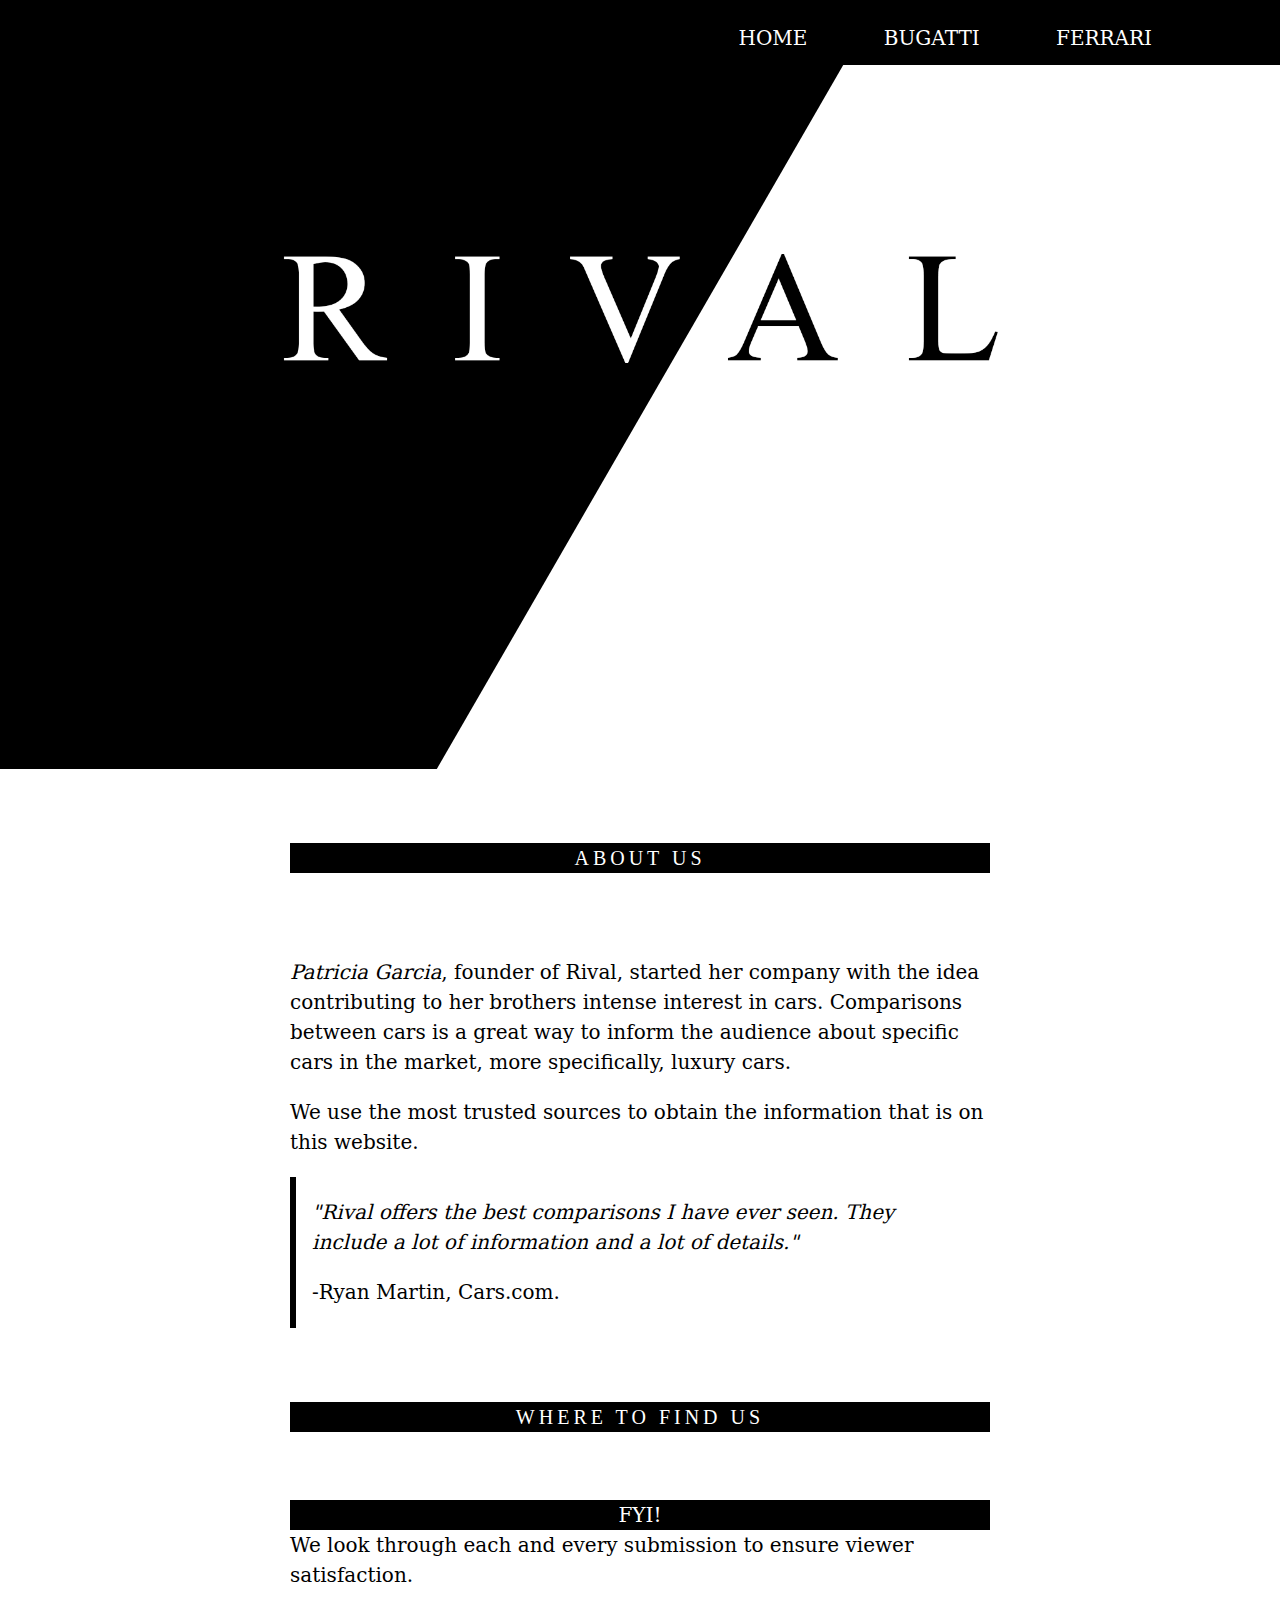
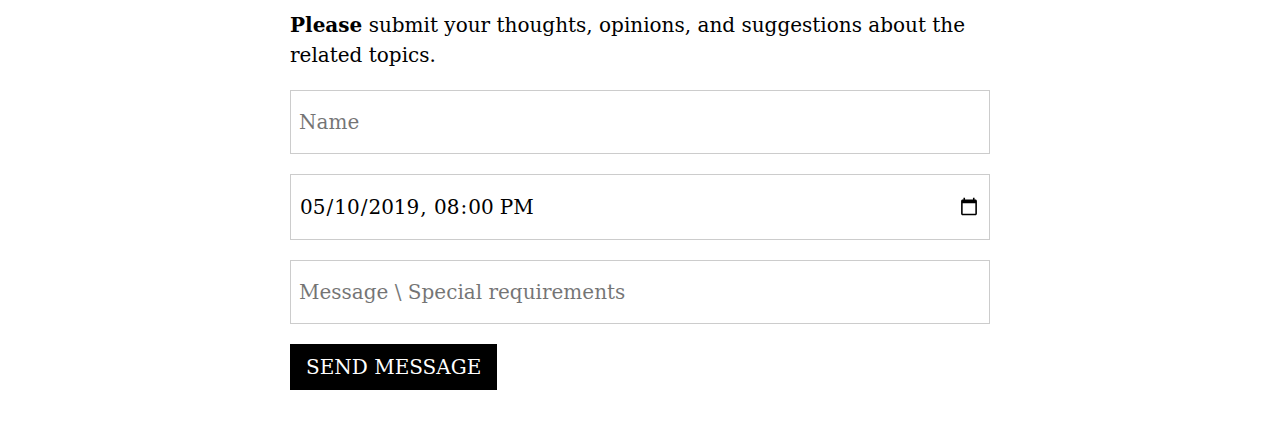
<file: index.html>
<!doctype html>
<html>
<head>
<meta charset="utf-8">
<title>Home</title>
<link rel="stylesheet" href="styleh.css">
	<link rel="stylesheet" href="stylew3.css">
</head>
<body>
	<header>
	<div class ="container">
		<img src="logoh.png" class="logo" alt="logo">
		<nav>
		<ul>
			<li><a href="index.html">Home</a></li>
			<li><a href="bugatti.html" id="rr">Bugatti</a></li>
			<li><a href="ferrari.html">Ferrari</a></li>

		</ul>
		</nav>
	</div>
	
	</header>	
	
	
	
	
	<section id="wrapper" class="skewed">
		<div class="layer bottom">
	    	<div class="content-wrap">
				<div class="content-body">
		
				</div>
				<img src="hb2.png" alt="Bugatti Divo">
			</div>
		</div>
		
		<div class="layer top">
	    	<div class="content-wrap">
				<div class="content-body">
					
				</div>
				<img src="hb1.png" alt="Bugatti Chiron">
			</div>
		</div>
		<div class="handle"></div>
	</section>
	<script src="main.js"></script>
	<!-- About Container -->
<div class="w3-container" id="about">
  <div class="w3-content" style="max-width:700px">
    <h5 class="w3-center w3-padding-64"><span class="w3-tag w3-wide">ABOUT US</span></h5>
    <p><i>Patricia Garcia</i>, founder of Rival, started her company with the idea contributing to her brothers intense interest in cars. Comparisons between cars is a great way to inform the audience about specific cars in the market, more specifically, luxury cars. </p>
    <p>We use the most trusted sources to obtain the information that is on this website.</p>
    <div class="w3-panel w3-leftbar w3-light-grey">
      <p><i>"Rival offers the best comparisons I have ever seen. They include a lot of information and a lot of details."</i></p>
      <p>-Ryan Martin, Cars.com.</p>
    </div>
  </div>
</div>



<!-- Contact/Area Container -->
<div class="w3-container" id="where" style="padding-bottom:32px;">
  <div class="w3-content" style="max-width:700px">
    <h5 class="w3-center w3-padding-48"><span class="w3-tag w3-wide">WHERE TO FIND US</span></h5>
  
    <p><span class="w3-tag">FYI!</span>We look through each and every submission to ensure viewer satisfaction.</p>
    <p><strong>Please</strong> submit your thoughts, opinions, and suggestions about the related topics.</p>
    <form action="/action_page.php" target="_blank">
      <p><input class="w3-input w3-padding-16 w3-border" type="text" placeholder="Name" required name="Name"></p>
      <p><input class="w3-input w3-padding-16 w3-border" type="datetime-local" placeholder="Date and time" required name="date" value="2019-05-10T20:00"></p>
      <p><input class="w3-input w3-padding-16 w3-border" type="text" placeholder="Message \ Special requirements" required name="Message"></p>
      <p><button class="w3-button w3-black" type="submit">SEND MESSAGE</button></p>
    </form>
  </div>
</div>

<!-- End page content -->

<script>
// Tabbed Menu
function openMenu(evt, menuName) {
  var i, x, tablinks;
  x = document.getElementsByClassName("menu");
  for (i = 0; i < x.length; i++) {
    x[i].style.display = "none";
  }
  tablinks = document.getElementsByClassName("tablink");
  for (i = 0; i < x.length; i++) {
    tablinks[i].className = tablinks[i].className.replace(" w3-dark-grey", "");
  }
  document.getElementById(menuName).style.display = "block";
  evt.currentTarget.firstElementChild.className += " w3-dark-grey";
}
document.getElementById("myLink").click();
</script>
	
<footer>
	<div class="middle">
	<a href="#">
		<i class="fab fa-facebook-f"></i>
	</a>
		<a href="#">
		<i class="fab fa-google"></i>
	</a>
	<a href="#">
		<i class="fab fa-instagram"></i>
	</a>
	</div>
</footer>
</body>
</html>
</file>
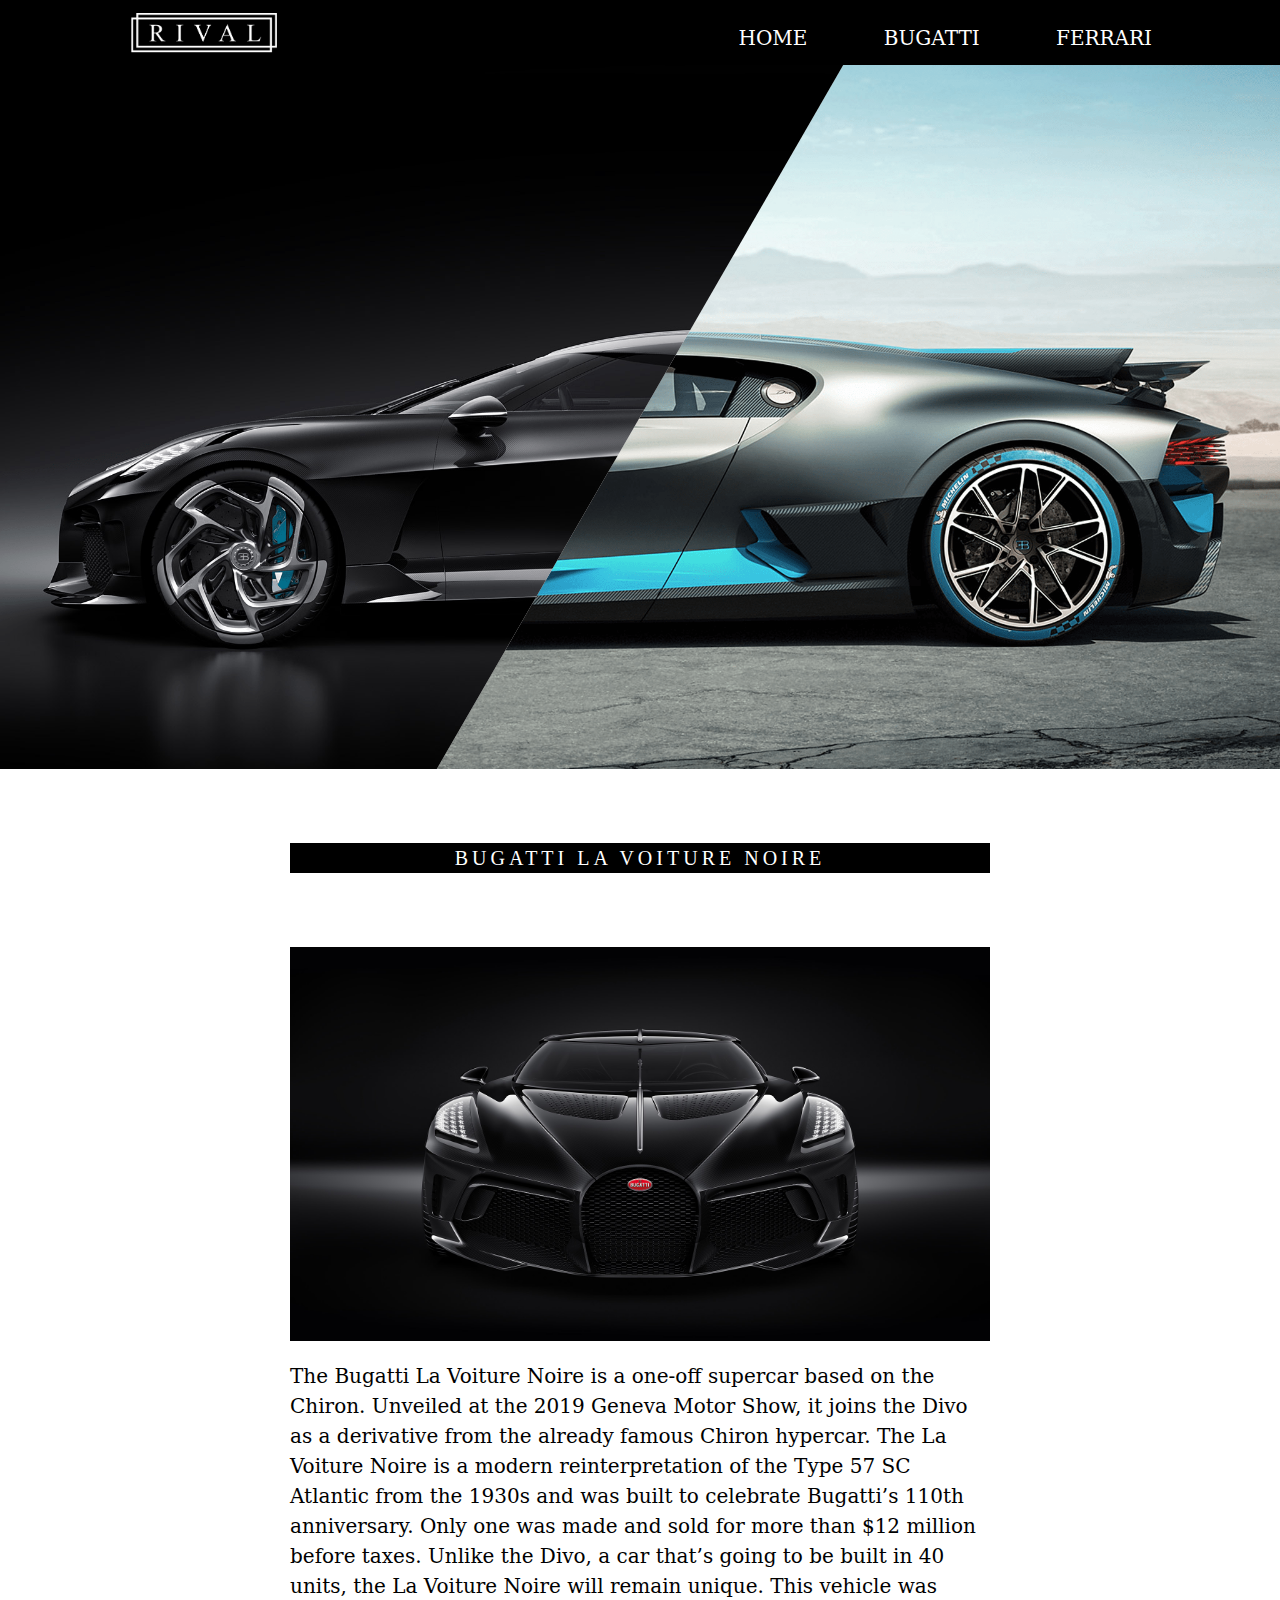
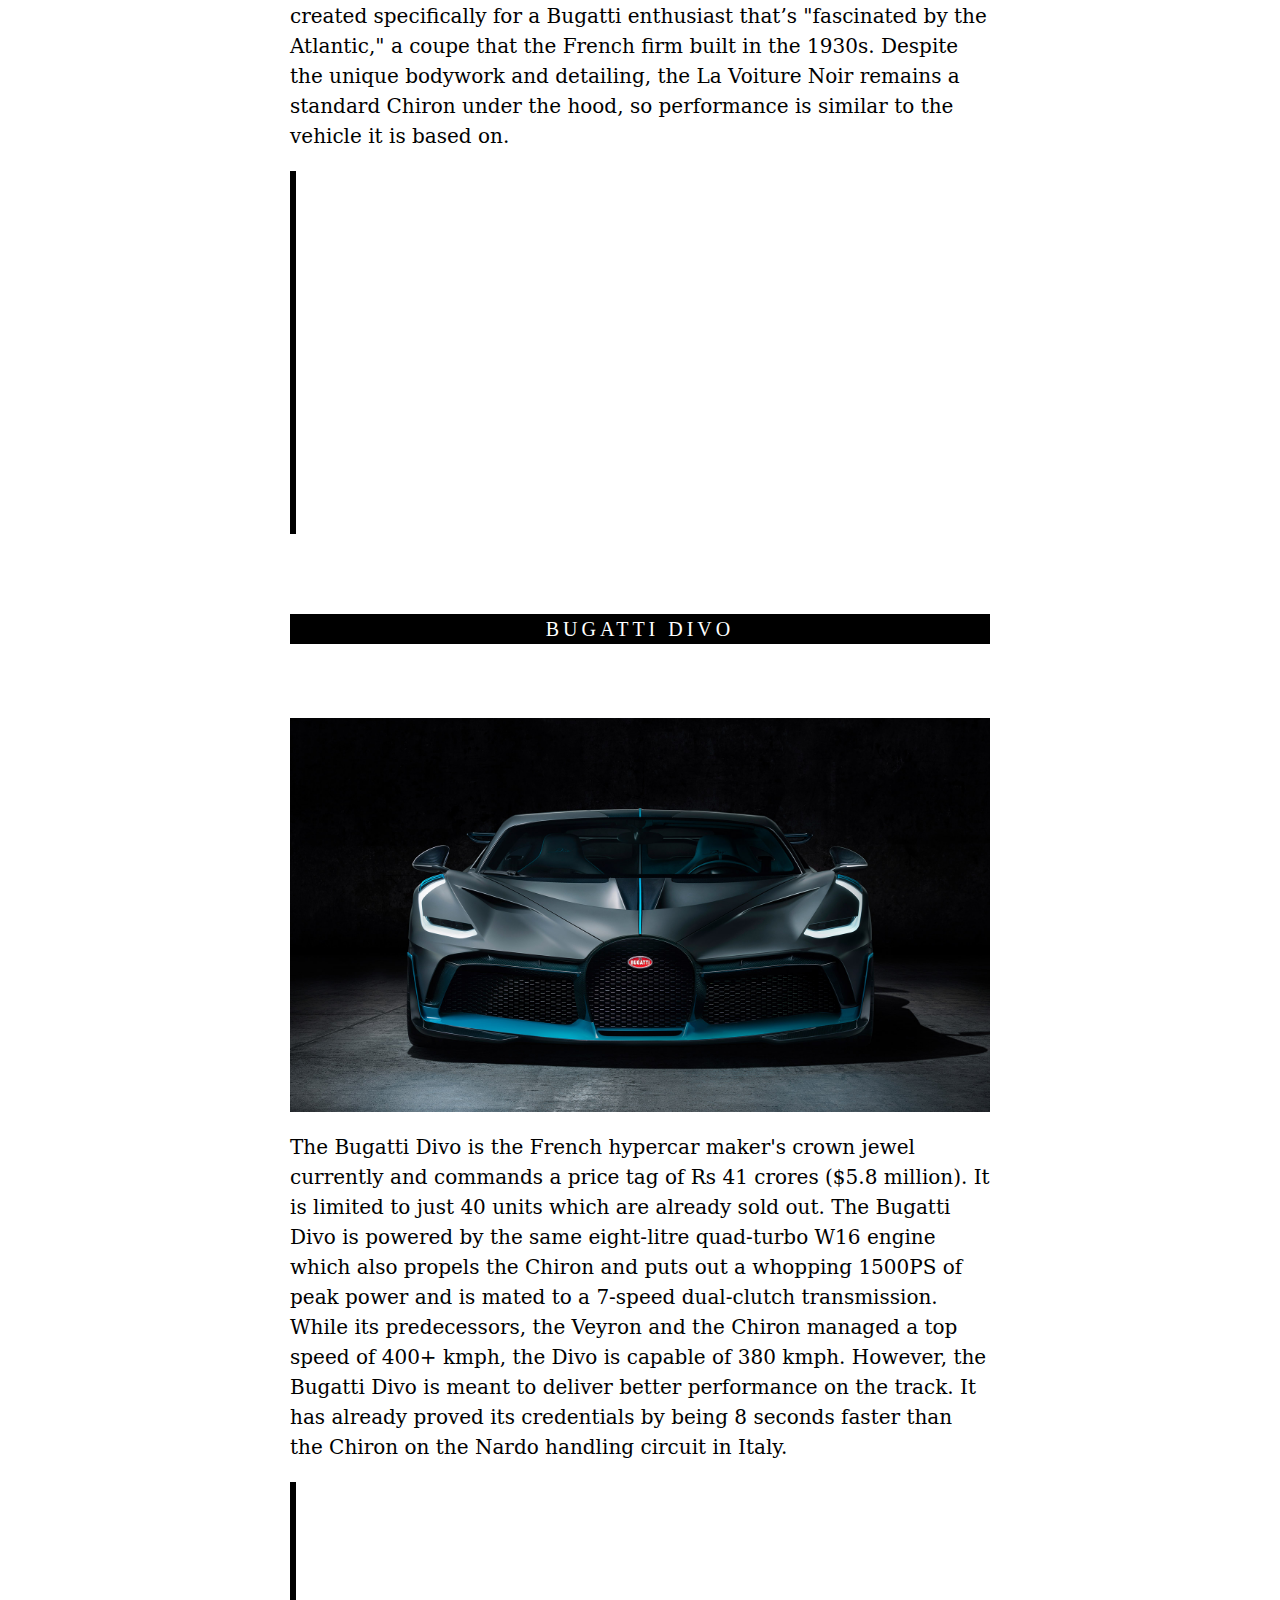
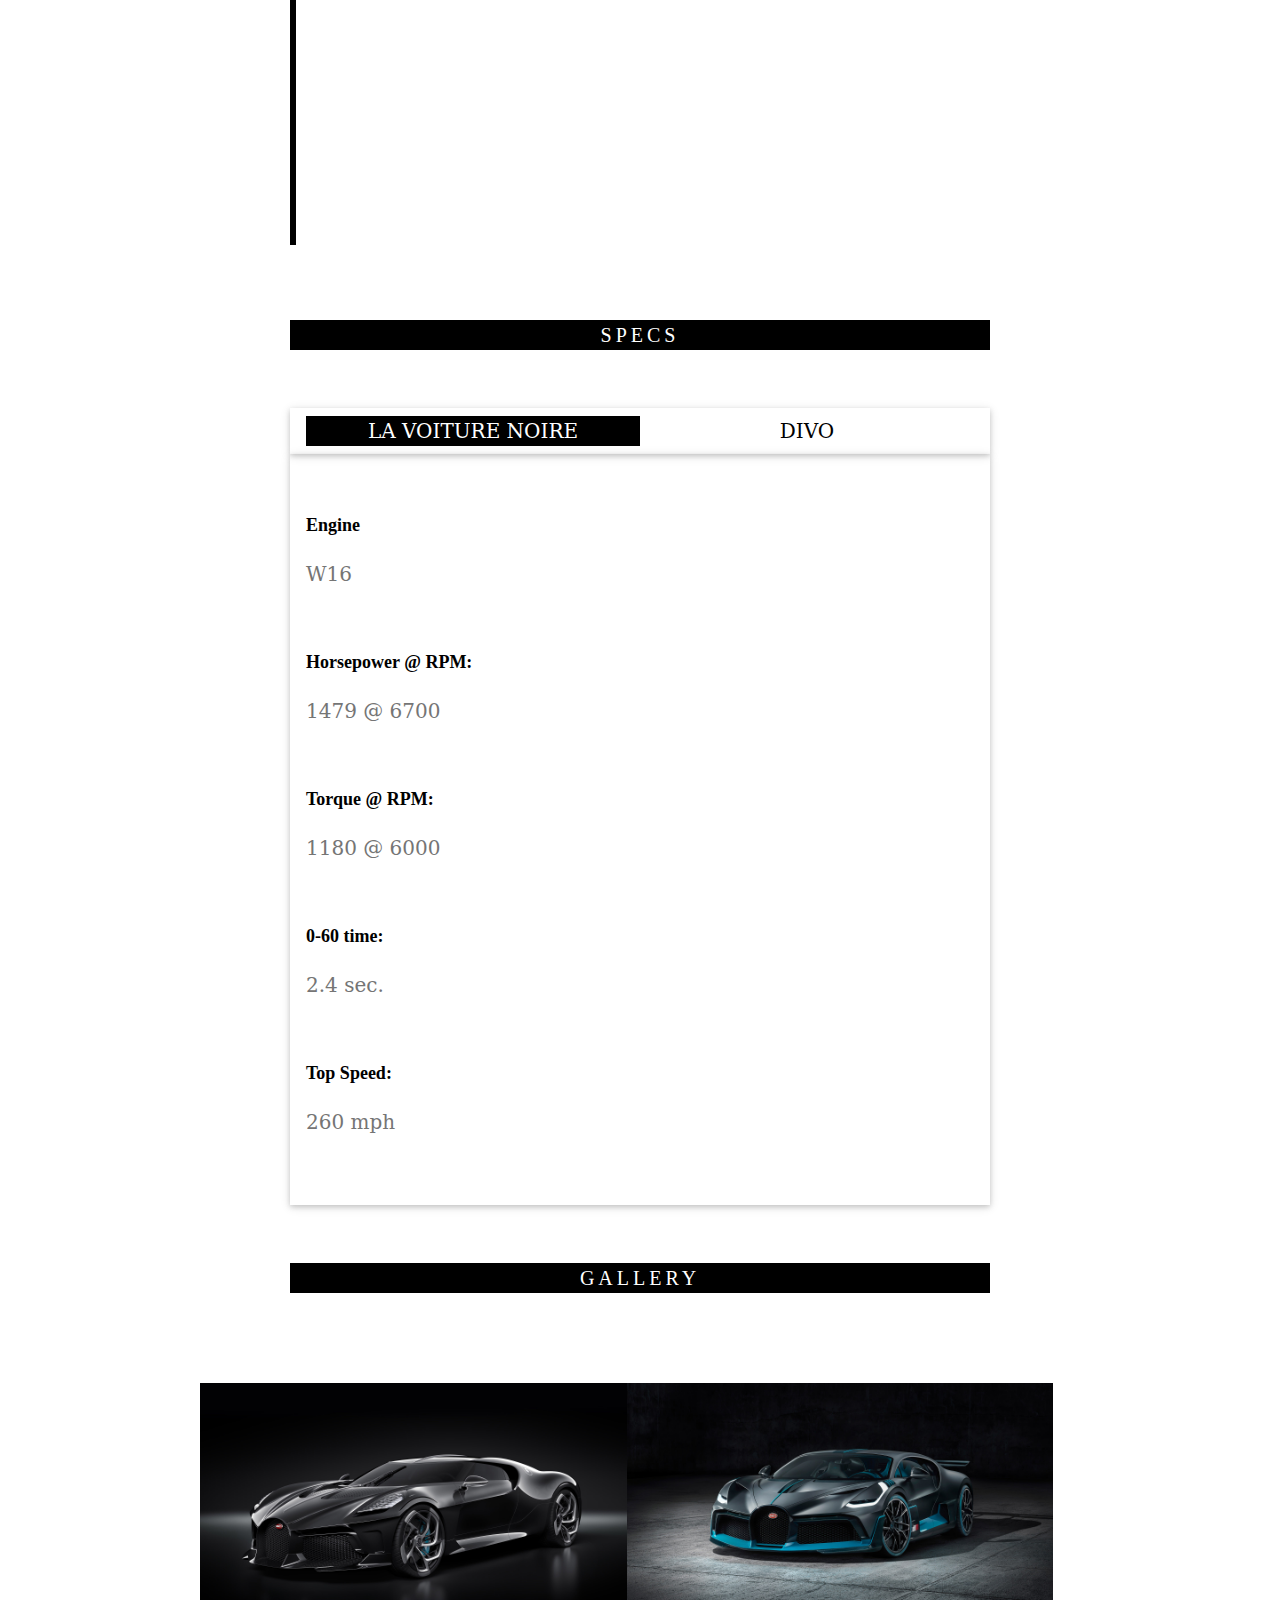
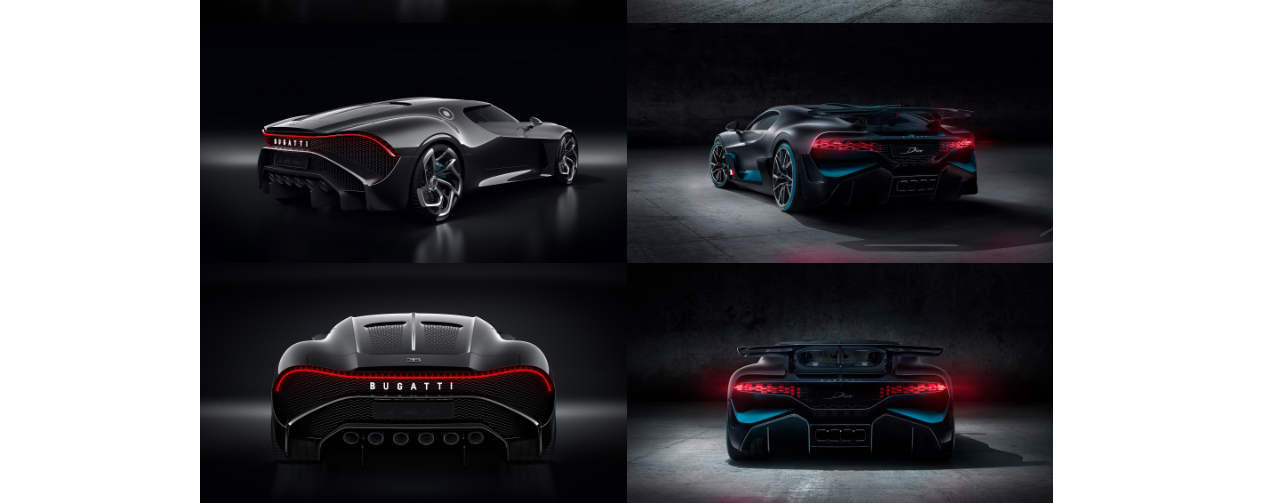
<file: bugatti.html>
<!doctype html>
<html>
<head>
<meta charset="utf-8">
<title>Bugatti</title>
<link rel="stylesheet" href="stylec.css">
	<link rel="stylesheet" href="stylew3.css">
</head>
<body>
	<header>
	<div class ="container">
		<img src="logo2.png" class="logo" alt="logo">
		<nav>
		<ul>
			<li><a href="index.html">Home</a></li>
			<li><a href="bugatti.html">Bugatti</a></li>
			<li><a href="ferrari.html">Ferrari</a></li>

		</ul>
		</nav>
	</div>
	
	</header>	
	
	
	<section id="wrapper" class="skewed">
		<div class="layer bottom">
	    	<div class="content-wrap">
				<div class="content-body">
				</div>
				<img src="blue.png" alt="Bugatti Divo">
			</div>
		</div>
		
		<div class="layer top">
	    	<div class="content-wrap">
				<div class="content-body">
				</div>
				<img src="black.png" alt="Bugatti Chiron">
			</div>
		</div>
		<div class="handle"></div>
	</section>
	<script src="main.js"></script>
	
<!-- About Container -->
<div class="w3-container" id="about">
  <div class="w3-content" style="max-width:700px">
    <h5 class="w3-center w3-padding-64"><span class="w3-tag w3-wide"><nobr>BUGATTI LA VOITURE NOIRE</nobr></span></h5>
	<img src="ff.jpg"  alt="Front Face" class="artim">
    
	  <p>The Bugatti La Voiture Noire is a one-off supercar based on the Chiron. Unveiled at the 2019 Geneva Motor Show, it joins the Divo as a derivative from the already famous Chiron hypercar. The La Voiture Noire is a modern reinterpretation of the Type 57 SC Atlantic from the 1930s and was built to celebrate Bugatti’s 110th anniversary. Only one was made and sold for more than $12 million before taxes.

Unlike the Divo, a car that’s going to be built in 40 units, the La Voiture Noire will remain unique. This vehicle was created specifically for a Bugatti enthusiast that’s "fascinated by the Atlantic," a coupe that the French firm built in the 1930s. Despite the unique bodywork and detailing, the La Voiture Noir remains a standard Chiron under the hood, so performance is similar to the vehicle it is based on.</p>
	  <div class="w3-panel w3-leftbar w3-light-grey">
      <p><i></i>
		  <iframe width="560" height="315" src="https://www.youtube.com/embed/QIlOZFmHfVs" frameborder="0" allow="accelerometer; autoplay; encrypted-media; gyroscope; picture-in-picture" allowfullscreen></iframe></p>
    </div>
	   <h5 class="w3-center w3-padding-64"><span class="w3-tag w3-wide">BUGATTI DIVO</span></h5>
	  <img src="ff2.jpg"  alt="Front Face" class="artim">
	  <p>The Bugatti Divo is the French hypercar maker's crown jewel currently and commands a price tag of Rs 41 crores ($5.8 million). It is limited to just 40 units which are already sold out.
The Bugatti Divo is powered by the same eight-litre quad-turbo W16 engine which also propels the Chiron and puts out a whopping 1500PS of peak power and is mated to a 7-speed dual-clutch transmission. While its predecessors, the Veyron and the Chiron managed a top speed of 400+ kmph, the Divo is capable of 380 kmph.

However, the Bugatti Divo is meant to deliver better performance on the track. It has already proved its credentials by being 8 seconds faster than the Chiron on the Nardo handling circuit in Italy.</p>
    <div class="w3-panel w3-leftbar w3-light-grey">
      <p><i></i>
		  <iframe width="560" height="315" src="https://www.youtube.com/embed/PwxPLKVne2s" frameborder="0" allow="accelerometer; autoplay; encrypted-media; gyroscope; picture-in-picture" allowfullscreen></iframe></p>
    </div>
  </div>
</div>

<!-- Menu Container -->
<div class="w3-container" id="menu">
  <div class="w3-content" style="max-width:700px">
 
    <h5 class="w3-center w3-padding-48"><span class="w3-tag w3-wide">SPECS</span></h5>
  
    <div class="w3-row w3-center w3-card w3-padding">
      <a href="javascript:void(0)" onclick="openMenu(event, 'Eat');" id="myLink">
        <div class="w3-col s6 tablink">LA VOITURE NOIRE</div>
      </a>
      <a href="javascript:void(0)" onclick="openMenu(event, 'Drinks');">
        <div class="w3-col s6 tablink">DIVO</div>
      </a>
    </div>

    <div id="Eat" class="w3-container menu w3-padding-48 w3-card">
      <h5><b>Engine</b></h5>
      <p class="w3-text-grey">W16</p><br>
    
      <h5><b>Horsepower @ RPM:</b></h5>
      <p class="w3-text-grey">1479 @ 6700</p><br>
    
      <h5><b>Torque @ RPM:</b></h5>
      <p class="w3-text-grey">1180 @ 6000</p><br>
    
      <h5><b>0-60 time:</b></h5>
      <p class="w3-text-grey">2.4 sec.</p><br>
    
      <h5><b>Top Speed:</b></h5>
      <p class="w3-text-grey">260 mph</p>
    </div>

    <div id="Drinks" class="w3-container menu w3-padding-48 w3-card">
      <h5><b>Engine</b></h5>
      <p class="w3-text-grey">W16</p><br>
    
      <h5><b>Horsepower @ RPM:</b></h5>
      <p class="w3-text-grey">1479</p><br>
    
      <h5><b>Torque @ RPM:</b></h5>
      <p class="w3-text-grey">1180</p><br>
    
      <h5><b>0-60 time:</b></h5>
      <p class="w3-text-grey">2.5 sec.</p><br>
    
      <h5><b>Top Speed:</b></h5>
      <p class="w3-text-grey">236 mph</p>
    </div>  
  </div>
</div>

<!-- Contact/Area Container -->
<div class="w3-container" id="where" style="padding-bottom:32px;">
  <div class="w3-content" style="max-width:700px">
	  <h5 class="w3-center w3-padding-48"><span class="w3-tag w3-wide">GALLERY</span></h5>
    
  </div>
</div>
 <div class="w3-row6 img3">
    <div class="w3-third">
      <img src="1.jpg" style="width:100%" onclick="onClick(this)" alt="A boy surrounded by beautiful nature">
      <img src="2.jpg" style="width:100%" onclick="onClick(this)" alt="What a beautiful scenery this sunset">
      <img src="3.jpg" style="width:100%" onclick="onClick(this)" alt="The Beach. Me. Alone. Beautiful">
    </div>

    <div class="w3-third">
      <img src="11.jpg" style="width:100%" onclick="onClick(this)" alt="Quiet day at the beach. Cold, but beautiful">
      <img src="22.jpg" style="width:100%" onclick="onClick(this)" alt="Waiting for the bus in the desert">
      <img src="33.jpg" style="width:100%" onclick="onClick(this)" alt="Nature again.. At its finest!">
    </div>
    
  </div>

<!-- End page content -->


<script>
// Tabbed Menu
function openMenu(evt, menuName) {
  var i, x, tablinks;
  x = document.getElementsByClassName("menu");
  for (i = 0; i < x.length; i++) {
    x[i].style.display = "none";
  }
  tablinks = document.getElementsByClassName("tablink");
  for (i = 0; i < x.length; i++) {
    tablinks[i].className = tablinks[i].className.replace(" w3-dark-grey", "");
  }
  document.getElementById(menuName).style.display = "block";
  evt.currentTarget.firstElementChild.className += " w3-dark-grey";
}
document.getElementById("myLink").click();
</script>

</body>
</html>
</file>
<file: styleh.css>
@charset "utf-8";
/* CSS Document */
body{
  margin:0;
  padding:0;
  font-size:100%;
  line-height: 1.6;
  font-family:Constantia;
  font-style: normal;
}

#wrapper{
  position: relative;
  width:100%;
  min-height:55vw;
  overflow: hidden;
}

.layer{
  position: absolute;
  width:100vw;
  min-height: 55vw;
  overflow: hidden;
}

.layer .content-wrap{
  position: absolute;
  width:100vw;
  min-height: 55vw;
}

.layer .content-body{
  width:25%;
  position:absolute;
  top:50%;
  text-align: center;
  transform:translateY(-50%);
  color:#fff;
}

.layer img{
  position: absolute;
  width:100%;
  top:50%;
  left: 50%;
  transform:translate(-50%, -50%);
}

.layer h1{
  font-size:2em;
}

.bottom{
  background:#222;
  z-index:1;
}

.bottom .content-body{
  right:5%;
  top: 20%;
  z-index: 2;
  color: black;
	
}

.bottom h1{
  color:black;
}
.top h1{
	white-space: nowrap;
	
}

.top{
  background:#eee;
  color:#222;
  z-index:2;
  width:50vw;
}

.top .content-body{
  left: 5%;
  top: 20%;
  color:white;
  z-index: 2;
}
.handle{
  position: absolute;
  height: 100%;
  display: block;
  background-color: transparent;
  width:5px;
  top:0;
  left: 50%;
  z-index:3;
}

.skewed .handle{
  top:50%;
  transform:rotate(30deg) translateY(-50%);
  height: 200%;
  transform-origin:top;
}

.skewed .top{
  transform: skew(-30deg);
  margin-left:-1000px;
  width: calc(50vw + 1000px);
}

.skewed .top .content-wrap{
  transform: skew(30deg);
  margin-left:1000px;
}

@media(max-width:768px){
  body{
    font-size:75%;
  }
}


.logo{
	height: 65px;
	padding: 10px 0;
}

.container{
	width: 80%;
	margin: 0 auto;

}

header{
	background:black;
}

header::after{
	content: '';
	display: table;
	clear: both;
	
}

.logo{
	float: left;
}

nav{
	float:right;
}

nav ul{
	margin: 0;
	padding: 0;
	list-style: none;
}

nav li{
	display: inline-block;
	margin-left:70px;
	padding-top: 23px; 
	position: relative;
}

nav ul>li>a{
	color: white;
	text-decoration: none;
	text-transform: uppercase;
	font-size: 20px;
}

nav a:hover #rr{
	color: white;
}

nav a::before{
	content: '';
	display: block;
	height: 4px;
	background-color: white;
	position: absolute;
	top: 15px;
	width: 0%;
	transition: all ease-in-out 250ms;
}

nav a:hover::before{
	width: 100%;
}

.h5cent{
	text-align: right;
}
.img3{
	margin-left: 200px;
	width: 100%;
}
.column {
  float: left;
  width: 50%;
  padding: 10px;
  border:  2px solid black;
  height: 500px;
}

/* Clear floats after the columns */
.row:after {
  content: "";
  display: table;
  clear: both;
}
.artim {
	width: 100%;
	height: 100%;
}
.w3-tag{
	width:100%;
	font-size: 20px;
}

.middle{
  position: absolute;
  top: 2000px;

  width: 100%;
  text-align: center;
}
.btn{
  display: inline-block;
  width: 90px;
  height: 90px;
  background: #E01010;
  margin: 10px;
  border-radius: 30%;
  box-shadow: 0 5px 15px -5px #00000070;
  color: #3498db;
  overflow: hidden;
  position: relative;
}
.btn i{
  line-height: 90px;
  font-size: 26px;
  transition: 0.2s linear;
}
.btn:hover i{
  transform: scale(1.3);
  color: #f1f1f1;
}
.btn::before{
  content: "";
  position: absolute;
  width: 120%;
  height: 120%;
  background: #3498db;
  transform: rotate(45deg);
  left: -110%;
  top: 90%;
}
.btn:hover::before{
  animation: aaa 0.7s 1;
  top: -10%;
  left: -10%;
}
@keyframes aaa {
  0%{
    left: -110%;
    top: 90%;
  }50%{
    left: 10%;
    top: -30%;
  }100%{
    top: -10%;
    left: -10%;
  }
}
</file>
<file: stylec.css>
body{
  margin:0;
  padding:0;
  font-size:100%;
  line-height: 1.6;
  font-family:Constantia;
  font-style: normal;
}

#wrapper{
  position: relative;
  width:100%;
  min-height:55vw;
  overflow: hidden;
}

.layer{
  position: absolute;
  width:100vw;
  min-height: 55vw;
  overflow: hidden;
}

.layer .content-wrap{
  position: absolute;
  width:100vw;
  min-height: 55vw;
}

.layer .content-body{
  width:25%;
  position:absolute;
  top:50%;
  text-align: center;
  transform:translateY(-50%);
  color:#fff;
}

.layer img{
  position: absolute;
  width:100%;
  top:50%;
  left: 50%;
  transform:translate(-50%, -50%);
}

.layer h1{
  font-size:2em;
}

.bottom{
  background:#222;
  z-index:1;
}

.bottom .content-body{
  right:8%;
  top: 20%;
  z-index: 2;
  color: black;
  font-size: 20px;
}

.bottom h1{
  color:black;
 
}
.top h1{
	
}

.top{
  background:#eee;
  color:#222;
  z-index:2;
  width:50vw;
}

.top .content-body{
  left: 8%;
  top: 20%;
  color:white;
  z-index: 2;
  font-size: 20px;
}
.handle{
  position: absolute;
  height: 100%;
  display: block;
  
  width:5px;
  top:0;
  left: 50%;
  z-index:3;
}

.skewed .handle{
  top:50%;
  transform:rotate(30deg) translateY(-50%);
  height: 200%;
  transform-origin:top;
}

.skewed .top{
  transform: skew(-30deg);
  margin-left:-1000px;
  width: calc(50vw + 1000px);
}

.skewed .top .content-wrap{
  transform: skew(30deg);
  margin-left:1000px;
}

@media(max-width:768px){
  body{
    font-size:75%;
  }
}

/*-----------------Navigation Bar-------------------------*/
.logo{
	height: 65px;
	padding: 10px 0;
}

.container{
	width: 80%;
	margin: 0 auto;
}

header{
	background:black;
}

header::after{
	content: '';
	display: table;
	clear: both;
	
}

.logo{
	float: left;
}

nav{
	float:right;
}

nav ul{
	margin: 0;
	padding: 0;
	list-style: none;
}

nav li{
	display: inline-block;
	margin-left:70px;
	padding-top: 23px; 
	position: relative;
}

nav ul>li>a{
	color: white;
	text-decoration: none;
	text-transform: uppercase;
	font-size: 20px;
}

nav a:hover{
	color: white;
}

nav a::before{
	content: '';
	display: block;
	height: 4px;
	background-color: white;
	position: absolute;
	top: 15px;
	width: 0%;
	transition: all ease-in-out 250ms;
}

nav a:hover::before{
	width: 100%;
}
/*--------Below First Block--------------*/
#container2{
	width: 100%;
	height: 100vh;
	
}

#container2 div{
	position: relative;
	width: 100%;
	height: 100%;
	margin-left: 70px;
}

#container2 div h1{
	color: white;
	position: absolute;
	top: 80px;
	width: 100%;
	text-align: center;
	margin: 0;
	padding: 0;
	text-transform: uppercase;
	
}

#container2 div#About{
	padding: 0;
	margin: 0;
	background-color: black;
}
#container2 div#Specs{
	padding: 0;
	margin: 0;
	background-color: black;
}
#container2 div#Similarities{
	padding: 0;
	margin: 0;
	background-color: black;
}
#container2 div#Differences{
	padding: 0;
	margin: 0;
	background-color: black;
}
.video {
	margin-left: 70px;
	
}
.h5cent{
	text-align: right;
}
.img3{
	margin-left: 200px;
	width: 100%;
}
.column {
  float: left;
  width: 50%;
  padding: 10px;
  border:  2px solid black;
  height: 500px;
}

/* Clear floats after the columns */
.row:after {
  content: "";
  display: table;
  clear: both;
}
.artim {
	width: 100%;
	height: 100%;
}
.w3-tag{
	width:100%;
	font-size: 20px;
}
</file>
<file: stylew3.css>
@charset "utf-8";
/* CSS Document */
/* W3.CSS 4.12 November 2018 by Jan Egil and Borge Refsnes */
html{box-sizing:border-box}*,*:before,*:after{box-sizing:inherit}
/* Extract from normalize.css by Nicolas Gallagher and Jonathan Neal git.io/normalize */
html{-ms-text-size-adjust:100%;-webkit-text-size-adjust:100%}body{margin:0}
article,aside,details,figcaption,figure,footer,header,main,menu,nav,section,summary{display:block}
audio,canvas,progress,video{display:inline-block}progress{vertical-align:baseline}
audio:not([controls]){display:none;height:0}[hidden],template{display:none}
a{background-color:transparent;-webkit-text-decoration-skip:objects}
a:active,a:hover{outline-width:0}abbr[title]{border-bottom:none;text-decoration:underline;text-decoration:underline dotted}
dfn{font-style:italic}mark{background:#ff0;color:#000}
small{font-size:80%}sub,sup{font-size:75%;line-height:0;position:relative;vertical-align:baseline}
sub{bottom:-0.25em}sup{top:-0.5em}figure{margin:1em 40px}img{border-style:none}svg:not(:root){overflow:hidden}
code,kbd,pre,samp{font-family:Constantia, Constantia;font-size:1em}hr{box-sizing:content-box;height:0;overflow:visible}
button,input,select,textarea{font:inherit;margin:0}optgroup{font-weight:bold}
button,input{overflow:visible}button,select{text-transform:none}
button,html [type=button],[type=reset],[type=submit]{-webkit-appearance:button}
button::-moz-focus-inner, [type=button]::-moz-focus-inner, [type=reset]::-moz-focus-inner, [type=submit]::-moz-focus-inner{border-style:none;padding:0}
button:-moz-focusring, [type=button]:-moz-focusring, [type=reset]:-moz-focusring, [type=submit]:-moz-focusring{outline:1px dotted ButtonText}
fieldset{border:1px solid #c0c0c0;margin:0 2px;padding:.35em .625em .75em}
legend{color:inherit;display:table;max-width:100%;padding:0;white-space:normal}textarea{overflow:auto}
[type=checkbox],[type=radio]{padding:0}
[type=number]::-webkit-inner-spin-button,[type=number]::-webkit-outer-spin-button{height:auto}
[type=search]{-webkit-appearance:textfield;outline-offset:-2px}
[type=search]::-webkit-search-cancel-button,[type=search]::-webkit-search-decoration{-webkit-appearance:none}
::-webkit-input-placeholder{color:inherit;opacity:0.54}
::-webkit-file-upload-button{-webkit-appearance:button;font:inherit}
/* End extract */
html,body{font-family:Constantia, "Lucida Bright", "DejaVu Serif", Georgia, "serif";font-size:20px;line-height:1.5}html{overflow-x:hidden}
h1{font-size:36px}h2{font-size:30px}h3{font-size:24px}h4{font-size:20px}h5{font-size:18px}h6{font-size:16px}.w3-serif{font-family:serif}
h1,h2,h3,h4,h5,h6{font-family:Constantia;font-weight:400;margin:10px 0}.w3-wide{letter-spacing:4px}
hr{border:0;border-top:1px solid #eee;margin:20px 0}
.w3-image{max-width:100%;height:auto}img{vertical-align:middle}a{color:inherit}
.w3-table,.w3-table-all{border-collapse:collapse;border-spacing:0;width:100%;display:table}.w3-table-all{border:1px solid #ccc}
.w3-bordered tr,.w3-table-all tr{border-bottom:1px solid #ddd}.w3-striped tbody tr:nth-child(even){background-color:#f1f1f1}
.w3-table-all tr:nth-child(odd){background-color:#FFF}.w3-table-all tr:nth-child(even){background-color:#CB484A}
.w3-hoverable tbody tr:hover,.w3-ul.w3-hoverable li:hover{background-color:#ccc}.w3-centered tr th,.w3-centered tr td{text-align:center}
.w3-table td,.w3-table th,.w3-table-all td,.w3-table-all th{padding:8px 8px;display:table-cell;text-align:left;vertical-align:top}
.w3-table th:first-child,.w3-table td:first-child,.w3-table-all th:first-child,.w3-table-all td:first-child{padding-left:16px}
.w3-btn,.w3-button{border:none;display:inline-block;padding:8px 16px;vertical-align:middle;overflow:hidden;text-decoration:none;color:inherit;background-color:inherit;text-align:center;cursor:pointer;white-space:nowrap}
.w3-btn:hover{box-shadow:0 8px 16px 0 rgba(0,0,0,0.2),0 6px 20px 0 rgba(0,0,0,0.19)}
.w3-btn,.w3-button{-webkit-touch-callout:none;-webkit-user-select:none;-khtml-user-select:none;-moz-user-select:none;-ms-user-select:none;user-select:none}   
.w3-disabled,.w3-btn:disabled,.w3-button:disabled{cursor:not-allowed;opacity:0.3}.w3-disabled *,:disabled *{pointer-events:none}
.w3-btn.w3-disabled:hover,.w3-btn:disabled:hover{box-shadow:none}
.w3-badge,.w3-tag{background-color:#000;color:#fff;display:inline-block;padding-left:8px;padding-right:8px;text-align:center}.w3-badge{border-radius:50%}
.w3-ul{list-style-type:none;padding:0;margin:0}.w3-ul li{padding:8px 16px;border-bottom:1px solid #ddd}.w3-ul li:last-child{border-bottom:none}
.w3-tooltip,.w3-display-container{position:relative}.w3-tooltip .w3-text{display:none}.w3-tooltip:hover .w3-text{display:inline-block}
.w3-ripple:active{opacity:0.5}.w3-ripple{transition:opacity 0s}
.w3-input{padding:8px;display:block;border:none;border-bottom:1px solid #ccc;width:100%}
.w3-select{padding:9px 0;width:100%;border:none;border-bottom:1px solid #ccc}
.w3-dropdown-click,.w3-dropdown-hover{position:relative;display:inline-block;cursor:pointer}
.w3-dropdown-hover:hover .w3-dropdown-content{display:block}
.w3-dropdown-hover:first-child,.w3-dropdown-click:hover{background-color:#ccc;color:#000}
.w3-dropdown-hover:hover > .w3-button:first-child,.w3-dropdown-click:hover > .w3-button:first-child{background-color:#ccc;color:#000}
.w3-dropdown-content{cursor:auto;color:#000;background-color:#fff;display:none;position:absolute;min-width:160px;margin:0;padding:0;z-index:1}
.w3-check,.w3-radio{width:24px;height:24px;position:relative;top:6px}
.w3-sidebar{height:100%;width:200px;background-color:#fff;position:fixed!important;z-index:1;overflow:auto}
.w3-bar-block .w3-dropdown-hover,.w3-bar-block .w3-dropdown-click{width:100%}
.w3-bar-block .w3-dropdown-hover .w3-dropdown-content,.w3-bar-block .w3-dropdown-click .w3-dropdown-content{min-width:100%}
.w3-bar-block .w3-dropdown-hover .w3-button,.w3-bar-block .w3-dropdown-click .w3-button{width:100%;text-align:left;padding:8px 16px}
.w3-main,#main{transition:margin-left .4s}
.w3-modal{z-index:3;display:none;padding-top:100px;position:fixed;left:0;top:0;width:100%;height:100%;overflow:auto;background-color:rgb(0,0,0);background-color:rgba(0,0,0,0.4)}
.w3-modal-content{margin:auto;background-color:#fff;position:relative;padding:0;outline:0;width:600px}
.w3-bar{width:100%;overflow:hidden}.w3-center .w3-bar{display:inline-block;width:auto}
.w3-bar .w3-bar-item{padding:8px 16px;float:left;width:auto;border:none;display:block;outline:0}
.w3-bar .w3-dropdown-hover,.w3-bar .w3-dropdown-click{position:static;float:left}
.w3-bar .w3-button{white-space:normal}
.w3-bar-block .w3-bar-item{width:100%;display:block;padding:8px 16px;text-align:left;border:none;white-space:normal;float:none;outline:0}
.w3-bar-block.w3-center .w3-bar-item{text-align:center}.w3-block{display:block;width:100%}
.w3-responsive{display:block;overflow-x:auto}
.w3-container:after,.w3-container:before,.w3-panel:after,.w3-panel:before,.w3-row:after,.w3-row:before,.w3-row-padding:after,.w3-row-padding:before,
.w3-cell-row:before,.w3-cell-row:after,.w3-clear:after,.w3-clear:before,.w3-bar:before,.w3-bar:after{content:"";display:table;clear:both}
.w3-col,.w3-half,.w3-third,.w3-twothird,.w3-threequarter,.w3-quarter{float:left;width:100%}
.w3-col.s1{width:8.33333%}.w3-col.s2{width:16.66666%}.w3-col.s3{width:24.99999%}.w3-col.s4{width:33.33333%}
.w3-col.s5{width:41.66666%}.w3-col.s6{width:49.99999%}.w3-col.s7{width:58.33333%}.w3-col.s8{width:66.66666%}
.w3-col.s9{width:74.99999%}.w3-col.s10{width:83.33333%}.w3-col.s11{width:91.66666%}.w3-col.s12{width:99.99999%}
@media (min-width:601px){.w3-col.m1{width:8.33333%}.w3-col.m2{width:16.66666%}.w3-col.m3,.w3-quarter{width:24.99999%}.w3-col.m4,.w3-third{width:33.33333%}
.w3-col.m5{width:41.66666%}.w3-col.m6,.w3-half{width:49.99999%}.w3-col.m7{width:58.33333%}.w3-col.m8,.w3-twothird{width:66.66666%}
.w3-col.m9,.w3-threequarter{width:74.99999%}.w3-col.m10{width:83.33333%}.w3-col.m11{width:91.66666%}.w3-col.m12{width:99.99999%}}
@media (min-width:993px){.w3-col.l1{width:8.33333%}.w3-col.l2{width:16.66666%}.w3-col.l3{width:24.99999%}.w3-col.l4{width:33.33333%}
.w3-col.l5{width:41.66666%}.w3-col.l6{width:49.99999%}.w3-col.l7{width:58.33333%}.w3-col.l8{width:66.66666%}
.w3-col.l9{width:74.99999%}.w3-col.l10{width:83.33333%}.w3-col.l11{width:91.66666%}.w3-col.l12{width:99.99999%}}
.w3-rest{overflow:hidden}.w3-stretch{margin-left:-16px;margin-right:-16px}
.w3-content,.w3-auto{margin-left:auto;margin-right:auto}.w3-content{max-width:980px}.w3-auto{max-width:1140px}
.w3-cell-row{display:table;width:100%}.w3-cell{display:table-cell}
.w3-cell-top{vertical-align:top}.w3-cell-middle{vertical-align:middle}.w3-cell-bottom{vertical-align:bottom}
.w3-hide{display:none!important}.w3-show-block,.w3-show{display:block!important}.w3-show-inline-block{display:inline-block!important}
@media (max-width:1205px){.w3-auto{max-width:95%}}
@media (max-width:600px){.w3-modal-content{margin:0 10px;width:auto!important}.w3-modal{padding-top:30px}
.w3-dropdown-hover.w3-mobile .w3-dropdown-content,.w3-dropdown-click.w3-mobile .w3-dropdown-content{position:relative}	
.w3-hide-small{display:none!important}.w3-mobile{display:block;width:100%!important}.w3-bar-item.w3-mobile,.w3-dropdown-hover.w3-mobile,.w3-dropdown-click.w3-mobile{text-align:center}
.w3-dropdown-hover.w3-mobile,.w3-dropdown-hover.w3-mobile .w3-btn,.w3-dropdown-hover.w3-mobile .w3-button,.w3-dropdown-click.w3-mobile,.w3-dropdown-click.w3-mobile .w3-btn,.w3-dropdown-click.w3-mobile .w3-button{width:100%}}
@media (max-width:768px){.w3-modal-content{width:500px}.w3-modal{padding-top:50px}}
@media (min-width:993px){.w3-modal-content{width:900px}.w3-hide-large{display:none!important}.w3-sidebar.w3-collapse{display:block!important}}
@media (max-width:992px) and (min-width:601px){.w3-hide-medium{display:none!important}}
@media (max-width:992px){.w3-sidebar.w3-collapse{display:none}.w3-main{margin-left:0!important;margin-right:0!important}.w3-auto{max-width:100%}}
.w3-top,.w3-bottom{position:fixed;width:100%;z-index:1}.w3-top{top:0}.w3-bottom{bottom:0}
.w3-overlay{position:fixed;display:none;width:100%;height:100%;top:0;left:0;right:0;bottom:0;background-color:rgba(0,0,0,0.5);z-index:2}
.w3-display-topleft{position:absolute;left:0;top:0}.w3-display-topright{position:absolute;right:0;top:0}
.w3-display-bottomleft{position:absolute;left:0;bottom:0}.w3-display-bottomright{position:absolute;right:0;bottom:0}
.w3-display-middle{position:absolute;top:50%;left:50%;transform:translate(-50%,-50%);-ms-transform:translate(-50%,-50%)}
.w3-display-left{position:absolute;top:50%;left:0%;transform:translate(0%,-50%);-ms-transform:translate(-0%,-50%)}
.w3-display-right{position:absolute;top:50%;right:0%;transform:translate(0%,-50%);-ms-transform:translate(0%,-50%)}
.w3-display-topmiddle{position:absolute;left:50%;top:0;transform:translate(-50%,0%);-ms-transform:translate(-50%,0%)}
.w3-display-bottommiddle{position:absolute;left:50%;bottom:0;transform:translate(-50%,0%);-ms-transform:translate(-50%,0%)}
.w3-display-container:hover .w3-display-hover{display:block}.w3-display-container:hover span.w3-display-hover{display:inline-block}.w3-display-hover{display:none}
.w3-display-position{position:absolute}
.w3-circle{border-radius:50%}
.w3-round-small{border-radius:2px}.w3-round,.w3-round-medium{border-radius:4px}.w3-round-large{border-radius:8px}.w3-round-xlarge{border-radius:16px}.w3-round-xxlarge{border-radius:32px}
.w3-row-padding,.w3-row-padding>.w3-half,.w3-row-padding>.w3-third,.w3-row-padding>.w3-twothird,.w3-row-padding>.w3-threequarter,.w3-row-padding>.w3-quarter,.w3-row-padding>.w3-col{padding:0 8px}
.w3-container,.w3-panel{padding:0.01em 16px}.w3-panel{margin-top:16px;margin-bottom:16px}
.w3-code,.w3-codespan{font-family:Constantia;font-size:45px}
.w3-code{width:auto;background-color:#fff;padding:8px 12px;border-left:4px solid #4CAF50;word-wrap:break-word}
.w3-codespan{color:crimson;background-color:#f1f1f1;padding-left:4px;padding-right:4px;font-size:110%}
.w3-card,.w3-card-2{box-shadow:0 2px 5px 0 rgba(0,0,0,0.16),0 2px 10px 0 rgba(0,0,0,0.12)}
.w3-card-4,.w3-hover-shadow:hover{box-shadow:0 4px 10px 0 rgba(0,0,0,0.2),0 4px 20px 0 rgba(0,0,0,0.19)}
.w3-spin{animation:w3-spin 2s infinite linear}@keyframes w3-spin{0%{transform:rotate(0deg)}100%{transform:rotate(359deg)}}
.w3-animate-fading{animation:fading 10s infinite}@keyframes fading{0%{opacity:0}50%{opacity:1}100%{opacity:0}}
.w3-animate-opacity{animation:opac 0.8s}@keyframes opac{from{opacity:0} to{opacity:1}}
.w3-animate-top{position:relative;animation:animatetop 0.4s}@keyframes animatetop{from{top:-300px;opacity:0} to{top:0;opacity:1}}
.w3-animate-left{position:relative;animation:animateleft 0.4s}@keyframes animateleft{from{left:-300px;opacity:0} to{left:0;opacity:1}}
.w3-animate-right{position:relative;animation:animateright 0.4s}@keyframes animateright{from{right:-300px;opacity:0} to{right:0;opacity:1}}
.w3-animate-bottom{position:relative;animation:animatebottom 0.4s}@keyframes animatebottom{from{bottom:-300px;opacity:0} to{bottom:0;opacity:1}}
.w3-animate-zoom {animation:animatezoom 0.6s}@keyframes animatezoom{from{transform:scale(0)} to{transform:scale(1)}}
.w3-animate-input{transition:width 0.4s ease-in-out}.w3-animate-input:focus{width:100%!important}
.w3-opacity,.w3-hover-opacity:hover{opacity:0.60}.w3-opacity-off,.w3-hover-opacity-off:hover{opacity:1}
.w3-opacity-max{opacity:0.25}.w3-opacity-min{opacity:0.75}
.w3-greyscale-max,.w3-grayscale-max,.w3-hover-greyscale:hover,.w3-hover-grayscale:hover{filter:grayscale(100%)}
.w3-greyscale,.w3-grayscale{filter:grayscale(75%)}.w3-greyscale-min,.w3-grayscale-min{filter:grayscale(50%)}
.w3-sepia{filter:sepia(75%)}.w3-sepia-max,.w3-hover-sepia:hover{filter:sepia(100%)}.w3-sepia-min{filter:sepia(50%)}
.w3-tiny{font-size:10px!important}.w3-small{font-size:12px!important}.w3-medium{font-size:15px!important}.w3-large{font-size:18px!important}
.w3-xlarge{font-size:24px!important}.w3-xxlarge{font-size:36px!important}.w3-xxxlarge{font-size:48px!important}.w3-jumbo{font-size:64px!important}
.w3-left-align{text-align:left!important}.w3-right-align{text-align:right!important}.w3-justify{text-align:justify!important}.w3-center{text-align:center!important}
.w3-border-0{border:0!important}.w3-border{border:1px solid #ccc!important}
.w3-border-top{border-top:1px solid #ccc!important}.w3-border-bottom{border-bottom:1px solid #ccc!important}
.w3-border-left{border-left:1px solid #ccc!important}.w3-border-right{border-right:1px solid #ccc!important}
.w3-topbar{border-top:6px solid #ccc!important}.w3-bottombar{border-bottom:6px solid #ccc!important}
.w3-leftbar{border-left:6px solid #000000!important}.w3-rightbar{border-right:6px solid #ccc!important}
.w3-section,.w3-code{margin-top:16px!important;margin-bottom:16px!important}
.w3-margin{margin:16px!important}.w3-margin-top{margin-top:16px!important}.w3-margin-bottom{margin-bottom:16px!important}
.w3-margin-left{margin-left:16px!important}.w3-margin-right{margin-right:16px!important}
.w3-padding-small{padding:4px 8px!important}.w3-padding{padding:8px 16px!important}.w3-padding-large{padding:12px 24px!important}
.w3-padding-16{padding-top:16px!important;padding-bottom:16px!important}.w3-padding-24{padding-top:24px!important;padding-bottom:24px!important}
.w3-padding-32{padding-top:32px!important;padding-bottom:32px!important}.w3-padding-48{padding-top:48px!important;padding-bottom:48px!important}
.w3-padding-64{padding-top:64px!important;padding-bottom:64px!important}
.w3-left{float:left!important}.w3-right{float:right!important}
.w3-button:hover{color:#000!important;background-color:#ccc!important}
.w3-transparent,.w3-hover-none:hover{background-color:transparent!important}
.w3-hover-none:hover{box-shadow:none!important}
/* Colors */
.w3-amber,.w3-hover-amber:hover{color:#000!important;background-color:#ffc107!important}
.w3-aqua,.w3-hover-aqua:hover{color:#000!important;background-color:#00ffff!important}
.w3-blue,.w3-hover-blue:hover{color:#fff!important;background-color:#2196F3!important}
.w3-light-blue,.w3-hover-light-blue:hover{color:#000!important;background-color:#87CEEB!important}
.w3-brown,.w3-hover-brown:hover{color:#fff!important;background-color:#795548!important}
.w3-cyan,.w3-hover-cyan:hover{color:#000!important;background-color:#00bcd4!important}
.w3-blue-grey,.w3-hover-blue-grey:hover,.w3-blue-gray,.w3-hover-blue-gray:hover{color:#fff!important;background-color:#607d8b!important}
.w3-green,.w3-hover-green:hover{color:#fff!important;background-color:#4CAF50!important}
.w3-light-green,.w3-hover-light-green:hover{color:#000!important;background-color:#8bc34a!important}
.w3-indigo,.w3-hover-indigo:hover{color:#fff!important;background-color:#3f51b5!important}
.w3-khaki,.w3-hover-khaki:hover{color:#000!important;background-color:#f0e68c!important}
.w3-lime,.w3-hover-lime:hover{color:#000!important;background-color:#cddc39!important}
.w3-orange,.w3-hover-orange:hover{color:#000!important;background-color:#ff9800!important}
.w3-deep-orange,.w3-hover-deep-orange:hover{color:#fff!important;background-color:#ff5722!important}
.w3-pink,.w3-hover-pink:hover{color:#fff!important;background-color:#e91e63!important}
.w3-purple,.w3-hover-purple:hover{color:#fff!important;background-color:#9c27b0!important}
.w3-deep-purple,.w3-hover-deep-purple:hover{color:#fff!important;background-color:#673ab7!important}
.w3-red,.w3-hover-red:hover{color:#fff!important;background-color:#f44336!important}
.w3-sand,.w3-hover-sand:hover{color:#000!important;background-color:#fdf5e6!important}
.w3-teal,.w3-hover-teal:hover{color:#fff!important;background-color:#009688!important}
.w3-yellow,.w3-hover-yellow:hover{color:#000!important;background-color:#ffeb3b!important}
.w3-white,.w3-hover-white:hover{color:#000!important;background-color:#fff!important}
.w3-black,.w3-hover-black:hover{color:#fff!important;background-color:#000!important}
.w3-grey,.w3-hover-grey:hover,.w3-gray,.w3-hover-gray:hover{color:#000!important;background-color:#9e9e9e!important}
.w3-light-grey,.w3-hover-light-grey:hover,.w3-light-gray,.w3-hover-light-gray:hover{color:#000!important;background-color:#FFFFFF}
.w3-dark-grey,.w3-hover-dark-grey:hover,.w3-dark-gray,.w3-hover-dark-gray:hover{color:#fff!important;background-color:#000000 !important}
.w3-pale-red,.w3-hover-pale-red:hover{color:#000!important;background-color:#ffdddd!important}
.w3-pale-green,.w3-hover-pale-green:hover{color:#000!important;background-color:#ddffdd!important}
.w3-pale-yellow,.w3-hover-pale-yellow:hover{color:#000!important;background-color:#ffffcc!important}
.w3-pale-blue,.w3-hover-pale-blue:hover{color:#000!important;background-color:#ddffff!important}
.w3-text-amber,.w3-hover-text-amber:hover{color:#ffc107!important}
.w3-text-aqua,.w3-hover-text-aqua:hover{color:#00ffff!important}
.w3-text-blue,.w3-hover-text-blue:hover{color:#2196F3!important}
.w3-text-light-blue,.w3-hover-text-light-blue:hover{color:#87CEEB!important}
.w3-text-brown,.w3-hover-text-brown:hover{color:#795548!important}
.w3-text-cyan,.w3-hover-text-cyan:hover{color:#00bcd4!important}
.w3-text-blue-grey,.w3-hover-text-blue-grey:hover,.w3-text-blue-gray,.w3-hover-text-blue-gray:hover{color:#607d8b!important}
.w3-text-green,.w3-hover-text-green:hover{color:#4CAF50!important}
.w3-text-light-green,.w3-hover-text-light-green:hover{color:#8bc34a!important}
.w3-text-indigo,.w3-hover-text-indigo:hover{color:#3f51b5!important}
.w3-text-khaki,.w3-hover-text-khaki:hover{color:#b4aa50!important}
.w3-text-lime,.w3-hover-text-lime:hover{color:#cddc39!important}
.w3-text-orange,.w3-hover-text-orange:hover{color:#ff9800!important}
.w3-text-deep-orange,.w3-hover-text-deep-orange:hover{color:#ff5722!important}
.w3-text-pink,.w3-hover-text-pink:hover{color:#e91e63!important}
.w3-text-purple,.w3-hover-text-purple:hover{color:#9c27b0!important}
.w3-text-deep-purple,.w3-hover-text-deep-purple:hover{color:#673ab7!important}
.w3-text-red,.w3-hover-text-red:hover{color:#f44336!important}
.w3-text-sand,.w3-hover-text-sand:hover{color:#fdf5e6!important}
.w3-text-teal,.w3-hover-text-teal:hover{color:#009688!important}
.w3-text-yellow,.w3-hover-text-yellow:hover{color:#d2be0e!important}
.w3-text-white,.w3-hover-text-white:hover{color:#fff!important}
.w3-text-black,.w3-hover-text-black:hover{color:#000!important}
.w3-text-grey,.w3-hover-text-grey:hover,.w3-text-gray,.w3-hover-text-gray:hover{color:#757575!important}
.w3-text-light-grey,.w3-hover-text-light-grey:hover,.w3-text-light-gray,.w3-hover-text-light-gray:hover{color:#f1f1f1!important}
.w3-text-dark-grey,.w3-hover-text-dark-grey:hover,.w3-text-dark-gray,.w3-hover-text-dark-gray:hover{color:#3a3a3a!important}
.w3-border-amber,.w3-hover-border-amber:hover{border-color:#ffc107!important}
.w3-border-aqua,.w3-hover-border-aqua:hover{border-color:#00ffff!important}
.w3-border-blue,.w3-hover-border-blue:hover{border-color:#2196F3!important}
.w3-border-light-blue,.w3-hover-border-light-blue:hover{border-color:#87CEEB!important}
.w3-border-brown,.w3-hover-border-brown:hover{border-color:#795548!important}
.w3-border-cyan,.w3-hover-border-cyan:hover{border-color:#00bcd4!important}
.w3-border-blue-grey,.w3-hover-border-blue-grey:hover,.w3-border-blue-gray,.w3-hover-border-blue-gray:hover{border-color:#607d8b!important}
.w3-border-green,.w3-hover-border-green:hover{border-color:#4CAF50!important}
.w3-border-light-green,.w3-hover-border-light-green:hover{border-color:#8bc34a!important}
.w3-border-indigo,.w3-hover-border-indigo:hover{border-color:#3f51b5!important}
.w3-border-khaki,.w3-hover-border-khaki:hover{border-color:#f0e68c!important}
.w3-border-lime,.w3-hover-border-lime:hover{border-color:#cddc39!important}
.w3-border-orange,.w3-hover-border-orange:hover{border-color:#ff9800!important}
.w3-border-deep-orange,.w3-hover-border-deep-orange:hover{border-color:#ff5722!important}
.w3-border-pink,.w3-hover-border-pink:hover{border-color:#e91e63!important}
.w3-border-purple,.w3-hover-border-purple:hover{border-color:#9c27b0!important}
.w3-border-deep-purple,.w3-hover-border-deep-purple:hover{border-color:#673ab7!important}
.w3-border-red,.w3-hover-border-red:hover{border-color:#f44336!important}
.w3-border-sand,.w3-hover-border-sand:hover{border-color:#fdf5e6!important}
.w3-border-teal,.w3-hover-border-teal:hover{border-color:#009688!important}
.w3-border-yellow,.w3-hover-border-yellow:hover{border-color:#ffeb3b!important}
.w3-border-white,.w3-hover-border-white:hover{border-color:#fff!important}
.w3-border-black,.w3-hover-border-black:hover{border-color:#000!important}
.w3-border-grey,.w3-hover-border-grey:hover,.w3-border-gray,.w3-hover-border-gray:hover{border-color:#9e9e9e!important}
.w3-border-light-grey,.w3-hover-border-light-grey:hover,.w3-border-light-gray,.w3-hover-border-light-gray:hover{border-color:#f1f1f1!important}
.w3-border-dark-grey,.w3-hover-border-dark-grey:hover,.w3-border-dark-gray,.w3-hover-border-dark-gray:hover{border-color:#616161!important}
.w3-border-pale-red,.w3-hover-border-pale-red:hover{border-color:#ffe7e7!important}.w3-border-pale-green,.w3-hover-border-pale-green:hover{border-color:#e7ffe7!important}
.w3-border-pale-yellow,.w3-hover-border-pale-yellow:hover{border-color:#ffffcc!important}.w3-border-pale-blue,.w3-hover-bord
</file>
